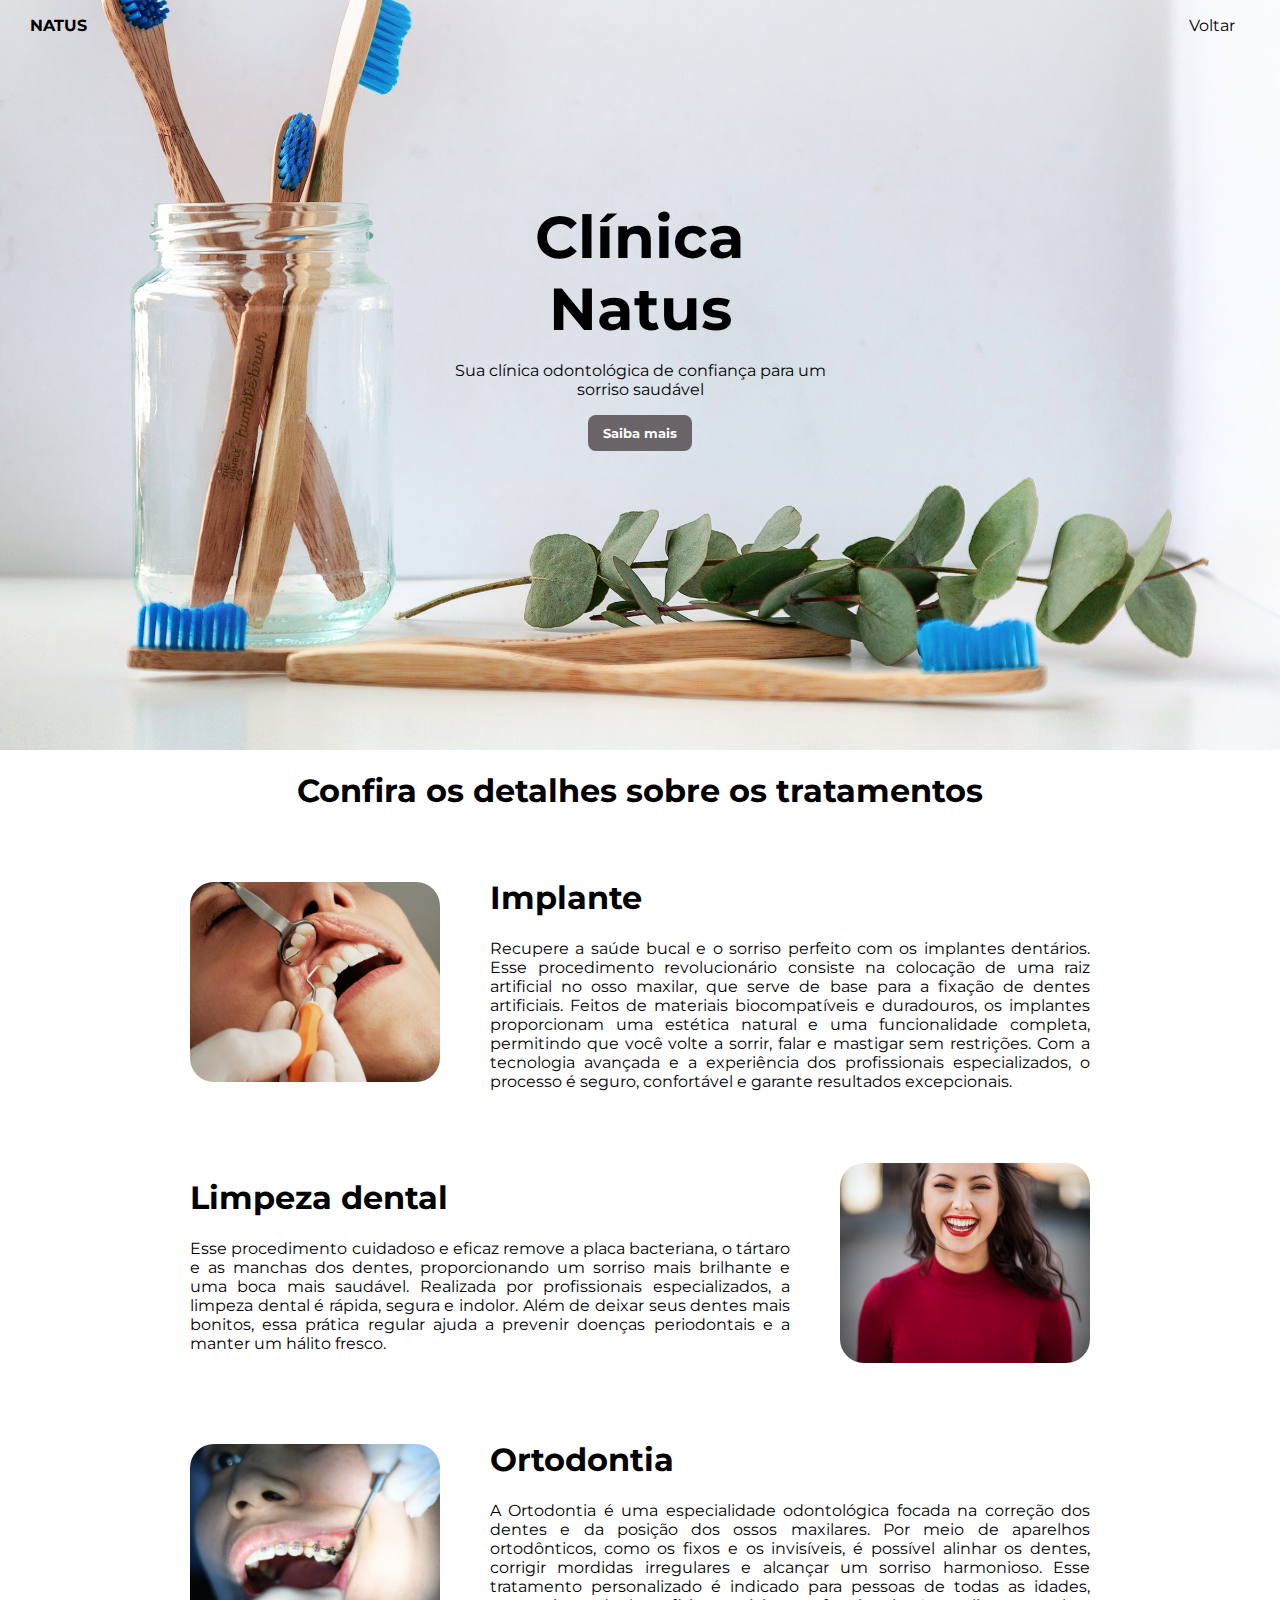
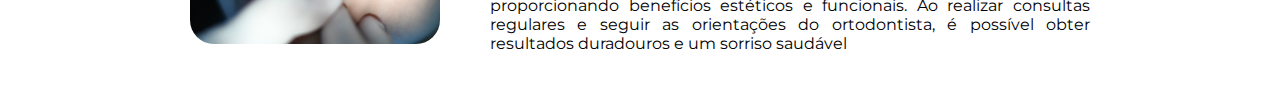
<file: 2-tratamentos.html>
<!DOCTYPE html>
<html lang="pt-br">

<head>
    <meta charset="UTF-8">
    <link rel="shortcut icon" type="x-icon" href="/imagens/logo.jpg">
    <meta name="viewport" content="width=device-width, initial-scale=1.0">
    <title>Tratamentos</title>
    <link rel="stylesheet" type="text/css" href="styles.css">
</head>

<body>
    <header>
        <nav>
            <p><a href="index.html">NATUS</a></p>
            <ul>
                <li><a href="index.html">Voltar</a></li>
            </ul>
        </nav>

        <div id="home" class="header-content">
            <h1>Clínica Natus</h1>
            <p>Sua clínica odontológica de confiança para um sorriso saudável</p>
            <button class="button-pulsate"><a
                    href="https://wa.me/556183166767?text=Ol%C3%A1%21%20Estou%20interessado%20em%20obter%20mais%20informa%C3%A7%C3%B5es%20sobre%20a%20Natus%2C%20a%20cl%C3%ADnica%20odontol%C3%B3gica.%20Gostaria%20de%20saber%20quais%20s%C3%A3o%20os%20servi%C3%A7os%20oferecidos%20pela%20cl%C3%ADnica%20e%20como%20eles%20podem%20ajudar%20a%20melhorar%20a%20sa%C3%BAde%20do%20meu%20sorriso"
                    target="_blank">Saiba mais</a></button>
        </div>
    </header>

    <section class="tratamentos-2">
        <h1 class="tratamentos-title centralizado">Confira os detalhes sobre os tratamentos</h1>
        <div class="tratamento-item">
            <img class="pag2-imagem" src="/imagens/Implante.jpg">
            <div class="pag2-texto">
                <h1>Implante</h1>
                <p>Recupere a saúde bucal e o sorriso perfeito com os implantes dentários. Esse procedimento
                    revolucionário
                    consiste na colocação de uma raiz artificial no osso maxilar, que serve de base para a fixação de
                    dentes
                    artificiais. Feitos de materiais biocompatíveis e duradouros, os implantes proporcionam uma estética
                    natural e uma funcionalidade completa, permitindo que você volte a sorrir, falar e mastigar sem
                    restrições. Com a tecnologia avançada e a experiência dos profissionais especializados, o processo é
                    seguro, confortável e garante resultados excepcionais.</p>
            </div>
        </div>

        <div class="tratamento-item">
            <div class="pag2-texto">
                <h1>Limpeza dental</h1>
                <p>Esse procedimento cuidadoso e eficaz remove a placa bacteriana, o tártaro e as manchas dos dentes,
                    proporcionando um sorriso mais brilhante e uma boca mais saudável. Realizada por profissionais
                    especializados, a limpeza dental é rápida, segura e indolor. Além de deixar seus dentes mais
                    bonitos,
                    essa prática regular ajuda a prevenir doenças periodontais e a manter um hálito fresco.</p>
            </div>
            <img class="pag2-imagem" src="/imagens/Limpeza dental.jpg">
        </div>

        <div class="tratamento-item">
            <img class="pag2-imagem" src="/imagens/Ortodontia.jpg">
            <div class="pag2-texto">
                <h1>Ortodontia</h1>
                <p>A Ortodontia é uma especialidade odontológica focada na correção dos dentes e da posição dos ossos
                    maxilares. Por meio de aparelhos ortodônticos, como os fixos e os invisíveis, é possível alinhar os
                    dentes, corrigir mordidas irregulares e alcançar um sorriso harmonioso. Esse tratamento
                    personalizado é
                    indicado para pessoas de todas as idades, proporcionando benefícios estéticos e funcionais. Ao
                    realizar
                    consultas regulares e seguir as orientações do ortodontista, é possível obter resultados duradouros
                    e um
                    sorriso saudável</p>
            </div>
        </div>
    </section>


</body>

</html>
</file>
<file: styles.css>
@import url('https://fonts.googleapis.com/css2?family=Montserrat:wght@400;500&display=swap');

* {
  box-sizing: border-box;
}

body {
  margin: 0;
  font-family: 'Montserrat', sans-serif;
}

ul {
  list-style: none;
}

a {
  text-decoration: none;
  color: inherit;
}

button {
  padding: 10px 15px;
  border-radius: 8px;
  font-weight: bold;
  border: 0;
  background: #686468;
  color: white;
  font-family: 'Montserrat', sans-serif;

}

header {
  height: calc(100vh - 150px);
  background: no-repeat center/cover url('imagens/Header-image.jpg')
}

header nav {
  display: flex;
  justify-content: space-between;
  margin: auto 30px;
}

header nav p {
  font-weight: bold;
}

header nav ul {
  list-style: none;
  display: flex;
  flex-direction: row;
}

header nav ul li {
  margin: 0 15px;
}

.header-content {
  max-width: 400px;
  margin: 150px auto;
  text-align: center;
}

.header-content h1 {
  margin-bottom: 10px;
  font-size: 3.7rem;

}

.tratamentos {
  background: #e5e5e5;
  padding: 15px;
}

.tratamentos-cards .card {
  transition: transform 0.3s ease;
}

.tratamentos-cards .card:hover {
  transform: scale(1.1);
}

.tratamentos .tratamentos-cards {
  display: flex;
  margin: auto;
  max-width: 950px;
  flex-wrap: wrap;
  justify-content: center;

}

.tratamentos .tratamentos-title {
  width: 100%;
  text-align: center;
  margin: 25px 0;
}

.tratamentos .card {
  width: 250px;
  height: 350px;
  background: white;
  border-radius: 24px 0px;
  margin: 25px;
  position: relative;

}

.tratamentos .card-image {
  width: 250px;
  height: 200px;
  border-radius: 24px 0 0 0;
  object-fit: cover;

}

.tratamentos .card-content {
  padding: 0 15px;
}

.tratamentos .card-content ul {
  display: flex;
  flex-direction: column;
  list-style: none;
  padding: 0;
}

.tratamentos .card-content ul li {
  font-size: 0.9rem;
  display: flex;
  align-items: center;
  margin: 3px 0;
  color: #686468;
  font-weight: bold;
}

.tratamentos .card-content li svg {
  width: 16px;
  height: 16px;
  margin-right: 5px;
}

.tratamentos .card-content h1 {
  font-size: 1rem;
}

.tratamentos .card .card-tag-top {
  position: absolute;
  right: 0;
  top: 15px;
  border-radius: 8px 0 0 8px;
  padding: 5px 10px;
}

.tratamentos .card .card-tag-bottom {
  position: absolute;
  left: 0;
  top: 160px;
  border-radius: 0px 8px 8px 0px;
  padding: 5px 10px;
}

.tratamentos .card .card-tag p {
  margin: 0;
  font-size: 0.8rem;
  color: white;
  font-weight: bold;
}

.sobre {
  padding: 15px;
}

.sobre .sobre-title {
  text-align: center;
  margin: 25px 0;
}

.sobre .sobre-cards {
  padding-top: 25px;
  display: flex;
  max-width: 950px;
  justify-content: center;
  margin: auto;
  flex-wrap: wrap;
}

.sobre .card {
  width: 250px;
  display: flex;
  flex-direction: column;
  justify-content: center;
  align-items: center;
  margin: 0 20px;
}

.sobre .card svg {
  width: 60px;
  height: 60px;
  margin: 50px;
  transition: all 1s;
}

.sobre .card svg:hover {
  stroke: #1CA301;
  transform: scale(1.1);
}

.sobre .card h3 {
  font-weight: bold;

}

.sobre .card p {
  color: #686468;
  font-size: .8rem;
  text-align: center;

}

.sobre .card .card-content {
  height: 180px;
  text-align: center;
}

.sobre button {
  background-color: #1CA301;
}

.map-position {
  text-align: right;
  font-size: 18px;
  margin-bottom: 30px;
  height: 250px;
  width: 100%;
}

.contato {
  padding: 60px 20%;
  background-color: #e5e5e5;
  position: relative;
}

.contato .contato-card {
  width: 350px;
  height: 300px;
  background-color: #ffffff;
  position: absolute;
  z-index: 99;

  border-radius: 8px;

  top: calc(50% - 150px);
  left: calc(20% - 175px);

  text-align: center;
  display: flex;
  flex-direction: column;
  justify-content: center;
  box-shadow: 0 1px 6px 0 rgba(32, 33, 36, .28);
}

.contato .contato-card h1 {
  padding-left: 50px;
  text-align: left;
}

.contato .contato-card li {
  font-size: .8rem;
  font: bold;
  color: grey;

  display: flex;
  align-items: center;
}

.contato .contato-card svg {
  width: 16px;
  margin: 10px;
}

/*RESPOSIVIDADE*/

/* MAPA */
@media (max-width: 950px) {
  .contato {
    padding: 60px 0;
  }

  .contato .contato-card {
    left: 40px;
  }

  .map-position {
    text-align: center;
    font-size: 18px;
    margin-bottom: 30px;
    height: 250px;
    width: 100%;

  }

}

/* MAPA */
@keyframes pulsate {
  0% {
    transform: scale(1);
  }

  50% {
    transform: scale(1.1);
  }

  100% {
    transform: scale(1);
  }
}

.button-pulsate {
  animation: none;
}

.button-pulsate:hover {
  animation-name: pulsate;
  animation-duration: 1.5s;
  animation-iteration-count: infinite;
}


@media (max-width: 800px) {
  .map-position {
    text-align: center;
    font-size: 18px;
    margin-bottom: 30px;
    height: 250px;
    width: 100%;
  }

  .contato {
    padding: 20px 0;
  }

  .contato .contato-card {
    position: static;
    margin: 40px auto;
  }

}

/* Página 2 */
.tratamento-item {
  display: flex;
  align-items: center;
  max-width: 950px;
  justify-content: center;
  margin: auto;
  flex-wrap: wrap;
}

.pag2-imagem {
  width: 250px;
  height: 200px;
  margin: 25px;
  border-radius: 24px;
  object-fit: cover;
  transition: transform 0.3s ease;
  /* Adiciona a transição */
}

.pag2-imagem:hover {
  transform: scale(1.1);
  /* Aplica o efeito de escala ao passar o mouse */
}

.pag2-texto {
  text-align: justify;
  flex: 1;
  padding: 25px;
}

.centralizado {
  text-align: center;
}


/* Estilos para telas menores */
@media (max-width: 768px) {
  .tratamento-item {
    flex-direction: column;
  }

  .pag2-imagem {
    width: 100%;
    height: auto;
    margin: 0;
    border-radius: 0;
    order: 1;
  }

  .pag2-texto {
    width: 100%;
    padding: 25px;
    order: 2;
  }
}






/* Landscape phones and down */
@media (max-width: 480px) {
  body {
    margin-bottom: 55px;
  }

  header nav ul {
    position: fixed;
    bottom: 0;
    left: 0;
    width: 100%;
    padding: 0;
    margin: 0;

    z-index: 99;

    background: #1CA301;
    color: white;
    font-weight: bold;
    height: 55px;

    display: flex;
    justify-content: space-between;
    align-items: center;
  }

  header nav p {
    width: 100%;
    text-align: center;
  }

  .contato {
    padding: 20px 0;
  }

  .contato .contato-card {
    position: static;
    margin: 40px auto;
  }

  .map-position {
    text-align: center;
    font-size: 18px;
    margin-bottom: 30px;
    height: 250px;
    width: 100%;
  }

}

/* Portrait tablet to landscape and desktop */
@media (min-width: 768px) and (max-width: 979px) {
  .map-position {
    text-align: right;
    font-size: 18px;
    margin-bottom: 30px;
    height: 250px;
    width: 100%;
  }
}

/* Large desktop */
@media (min-width: 1200px) {}
</file>
